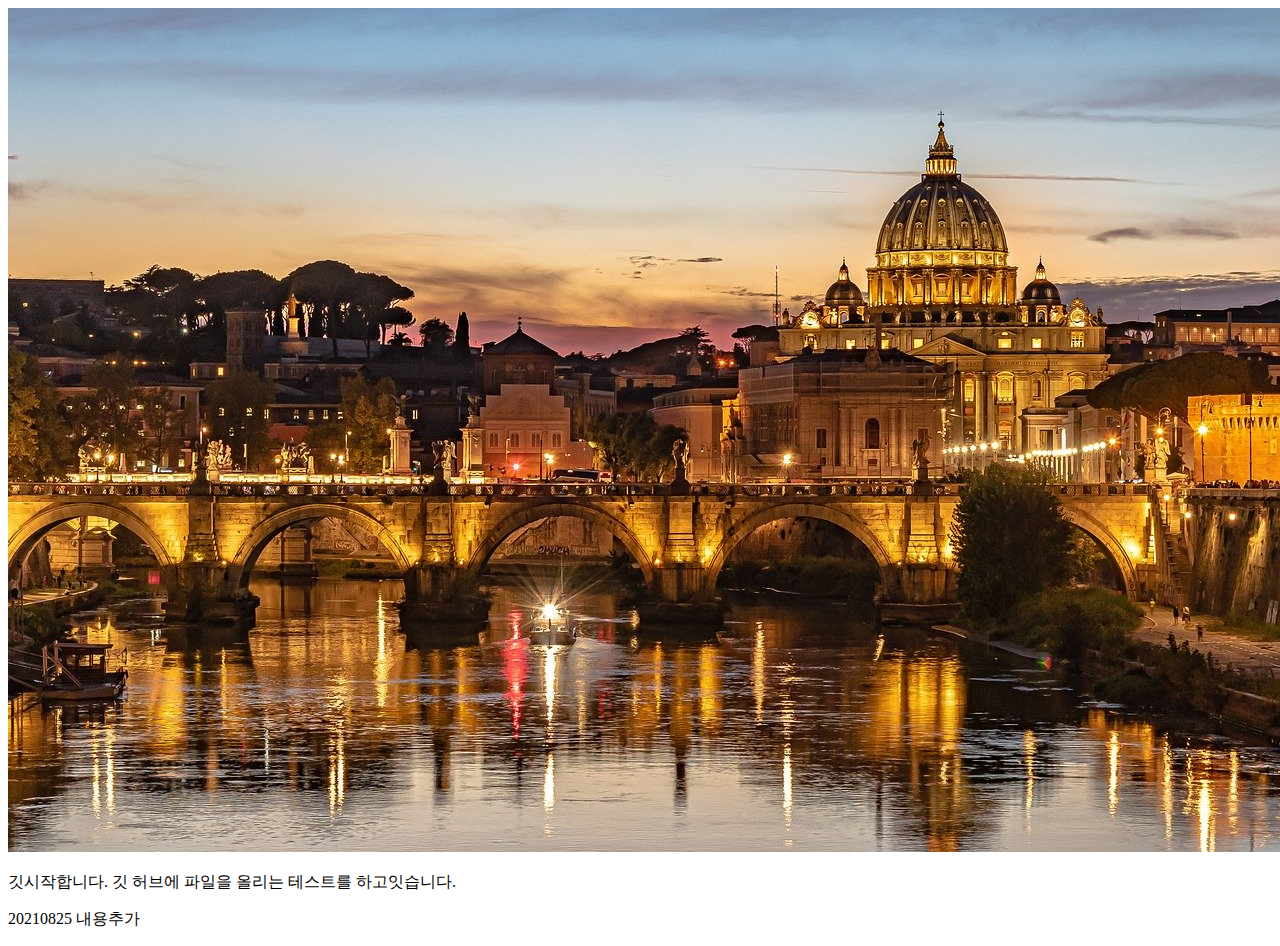
<file: index.html>
<!DOCTYPE html>
<html lang="ko">
<head>
	<meta charset="UTF-8">
	<meta http-equiv="X-UA-Compatible" content="IE=edge">
	<meta name="viewport" content="width=device-width, initial-scale=1.0">
	<title>Document</title>
</head>
<body>
	<img src="img/a10.jpg" alt="">
<p>깃시작합니다.
깃 허브에 파일을 올리는 테스트를 하고잇습니다.</p>

<p>
20210825
내용추가
</p>
</body>
</html>
</file>
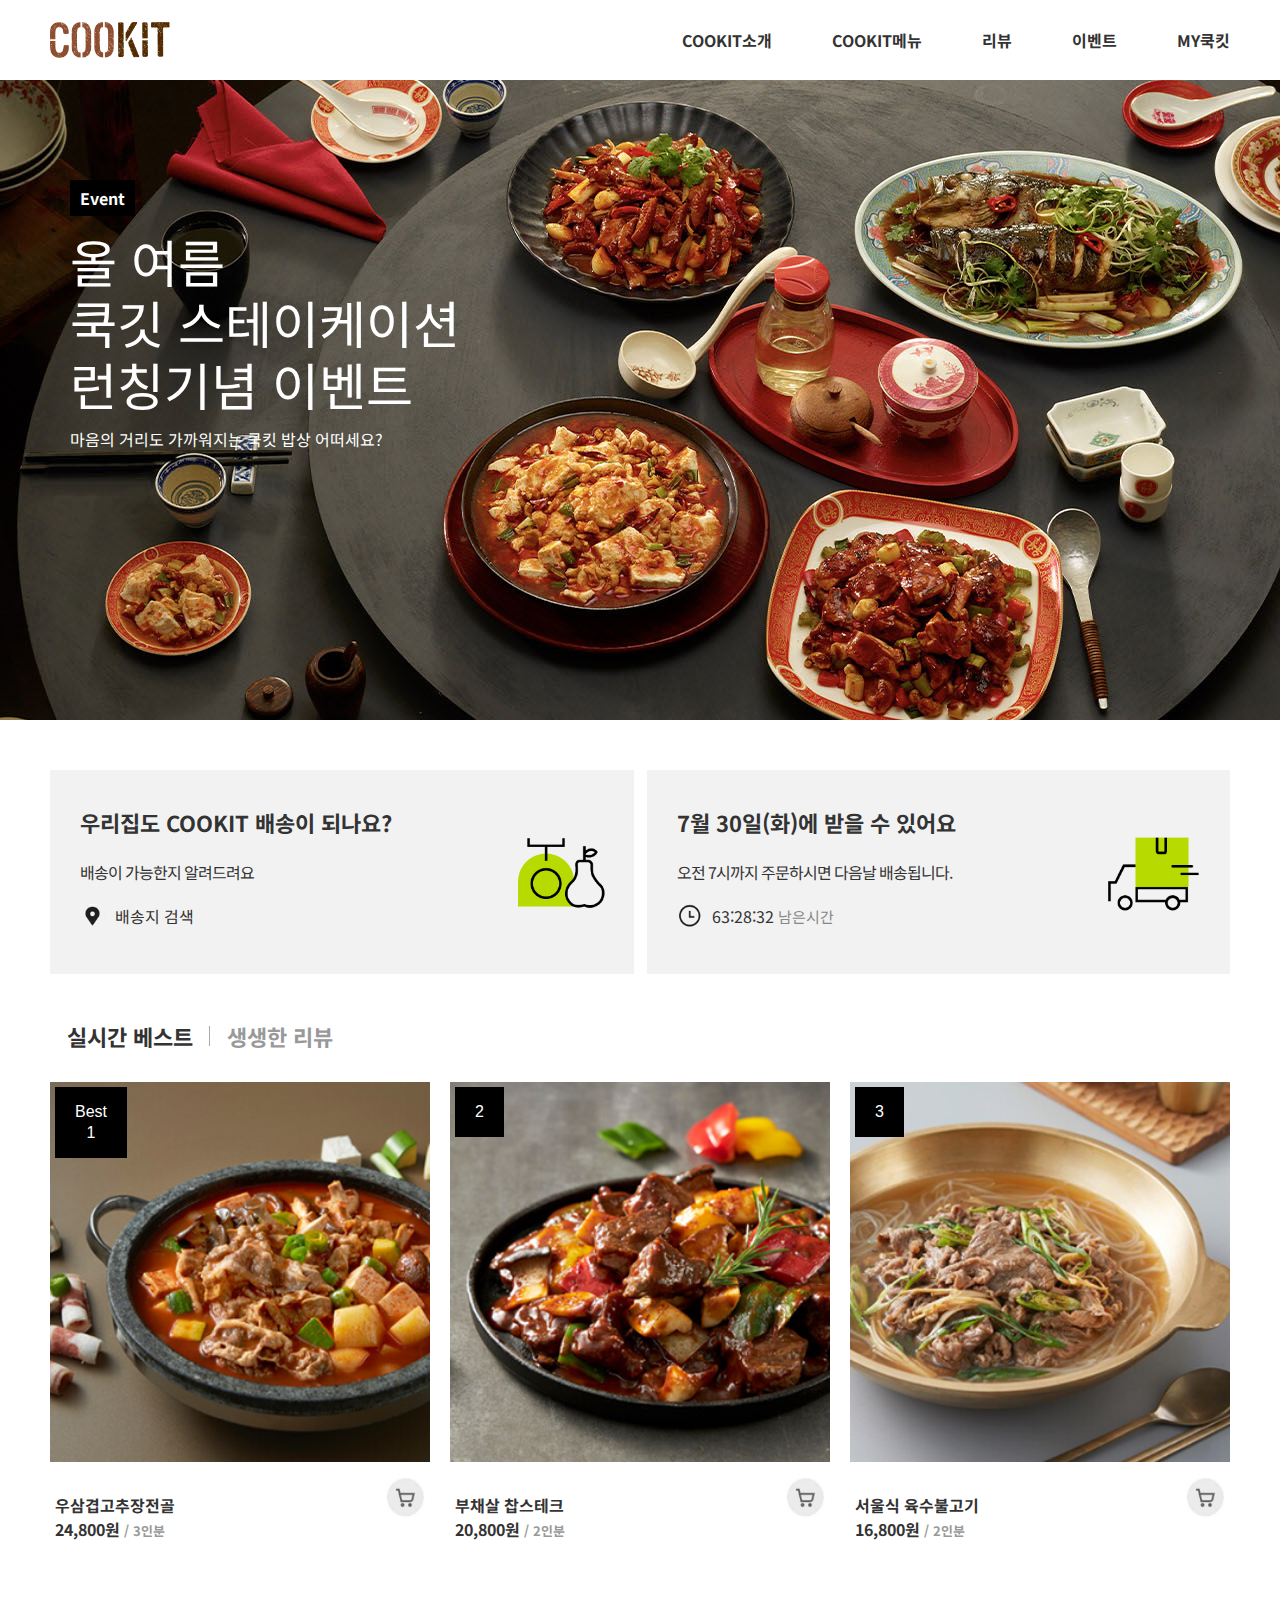
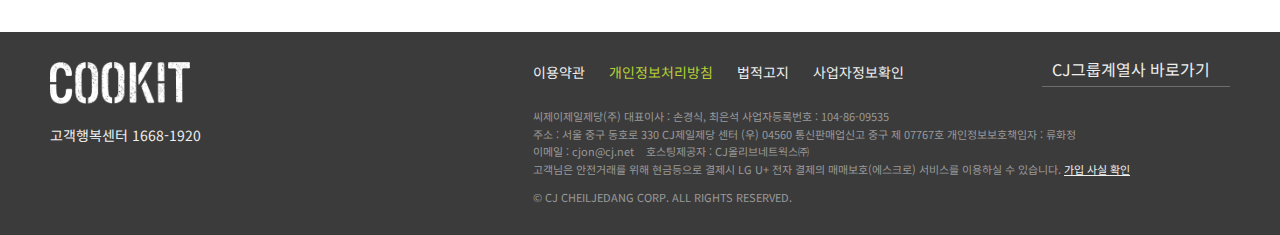
<file: work/cookit/index.html>
<!DOCTYPE html>
<html lang="ko">
<head>
  <meta charset="UTF-8">
  <title>COOKIT</title>
  <meta name="viewport" content="width=device-width, initial-scale=1.0">
  <link rel="stylesheet" href="css/style.css">
  <script src="script/lib/jquery3.6.0.js"></script>
  <script src="script/custom.js"></script>
  <link rel="stylesheet" href="https://use.fontawesome.com/releases/v5.15.4/css/all.css" integrity="sha384-DyZ88mC6Up2uqS4h/KRgHuoeGwBcD4Ng9SiP4dIRy0EXTlnuz47vAwmeGwVChigm" crossorigin="anonymous">
</head>
<body>
<div id="contanier">
<!-- header -->
<header>
  <div class="inner header_inner">
    <!-- logo -->
    <h1 class="logo">
      <a href="#none">cookit</a>
    </h1>
    <!-- gnb -->
    <nav>
      <div class="gnb_bg"></div>
      <ul class="gnb">
        <li><a href="#none">COOKIT소개</a>
          <ul class="sub">
            <li><a href="#none">subA-01</a></li>
            <li><a href="#none">subA-02</a></li>
            <li><a href="#none">subA-03</a></li>
          </ul>
        </li>
        <li><a href="#none">COOKIT메뉴</a>
          <ul class="sub">
            <li><a href="#none">subB-01</a></li>
            <li><a href="#none">subB-02</a></li>
            <li><a href="#none">subB-03</a></li>
          </ul>
        </li>
        <li><a href="#none">리뷰</a>
          <ul class="sub">
            <li><a href="#none">subC-01</a></li>
            <li><a href="#none">subC-02</a></li>
            <li><a href="#none">subC-03</a></li>
          </ul>
        </li>
        <li><a href="#none">이벤트</a>
          <ul class="sub">
            <li><a href="#none">subD-01 text</a></li>
            <li><a href="#none">subD-02</a></li>
            <li><a href="#none">subD-03 tx</a></li>
          </ul>
        </li>
        <li><a href="#none">MY쿡킷</a>
          <ul class="sub">
            <li><a href="#none">subE-01 text</a></li>
            <li><a href="#none">subE-02</a></li>
            <li><a href="#none">subE-03 txt</a></li>
          </ul>
        </li>
      </ul>
    </nav>
    <!--  햄버거 메뉴 -->
    <div class="mb_icon">
      <span></span>
      <span></span>
      <span></span>
    </div>
  </div>
</header>
<!-- slide_wrap -->
<div class="slide_wrap">
  <div class="slides">
    <a href="#none">
      <div class="txtWrap inner">
        <strong>Event</strong>
        <h2>
          올 여름<br>
          쿡깃 스테이케이션<br>
          런칭기념 이벤트
        </h2>
        <p>마음의 거리도 가까워지는 쿡킷 밥상 어떠세요?</p>
      </div>
    </a>
    <a href="#none">
      <div class="txtWrap inner">
        <strong>기획전 오픈</strong>
        <h2>
          8월은 쿡킷과<br> 
          STAY HOME<br>
        </h2>
        <p>마음의 거리도 가까워지는 쿡킷 밥상 어떠세요?</p>
      </div>
    </a>
    <a href="#none">
      <div class="txtWrap inner">
        <strong>기획전 오픈</strong>
        <h2>
          쿡킷과 함께 떠나는,<br>
          중화(中華)미식여행
        </h2>
        <p>쿡킷 가이드와 함께하는 미식 여행</p>
      </div>
    </a>
  </div>
</div>
<!-- contents -->
<!-- bnrs -->
<section class="bnrs">
  <div class="inner bnrs_inner">
    <!-- bnr1 -->
    <a href="#none" class="bnr1">
      <div class="txtWrap">
        <h2>우리집도 COOKIT 배송이 되나요?</h2>
        <p>배송이 가능한지 알려드려요</p>
        <p><span>배송지 검색</span></p>
        
      </div>
    </a>
    <!-- bnr2 -->
    <a href="#none" class="bnr2">
      <div class="txtWrap">
      <h2>7월 30일(화)에 받을 수 있어요</h2>
      <p>오전 7시까지 주문하시면 다음날 배송됩니다.</p>
      <p><span>63:28:32 </span><span>남은시간</span></p>
      
      </div>
    </a> 
  </div>
</section>
<!-- tabs -->
<section class="tabs">
  <div class="inner">
    <div class="btn_wrap">
      <h2><a href="#none">실시간 베스트</a></h2>
      <h2><a href="#none">생생한 리뷰</a></h2>
    </div>
    <div class="tab_conts">
      <ul class="best on">
        <li>
          <a href="#none">
            <img src="images/best1.png" alt="best1">
            <div class="badge"><span>Best</span>
              1</div>
          </a>
          <div class="best_txt">
            <p>우삼겹고추장전골<br>
            24,800원<span> / 3인분</span></p>
            <input type="image" src="images/icon05.jpg" alt="장바구니">
          </div>
        </li>
        <li>
          <a href="#none">
            <img src="images/best2.png" alt="best2">
            <div class="badge">2</div>
          </a>
          <div class="best_txt">
            <p>부채살 찹스테크<br>
            20,800원<span> / 2인분</span></p>
            <input type="image" src="images/icon05.jpg" alt="장바구니">
          </div>
        </li>
        <li>
          <a href="#none">
            <img src="images/best3.png" alt="best3">
            <div class="badge">3</div>
          </a>
          <div class="best_txt">
            <p>서울식 육수불고기<br>
            16,800원<span> / 2인분</span></p>
            <input type="image" src="images/icon05.jpg" alt="장바구니">
          </div>
        </li>
      </ul>
      <div class="review">
        <div class="review_txt">
          <h3>쉬프림&베이컨 또띠아피자</h3>
          <p>
            또띠아피자 6판이나 되니 성인4인 <br>가족이 푸짐하게 먹었네요~<br>
            주말 브런치로 맛있게 먹었습니다.^^
          </p>
        </div>
        <div class="review_img">
          <img src="images/review.png" alt="리뷰이미지">
        </div>
      </div>
    </div>
  </div>
</section>
<!-- footer -->
<footer>
  <div class="ft_inner inner">
    <div class="f_logo">
      <img src="images/logo_gray.png" alt="로고">
      <p>고객행복센터 1668-1920</p>
    </div>
    <div class="f_right">
      <ul class="f_top">
        <li><a href="#none">이용약관</a></li>
        <li class="on"><a href="#none">개인정보처리방침</a></li>
        <li><a href="#none">법적고지</a></li>
        <li><a href="#none">사업자정보확인</a></li>
      </ul>
      <p>
        씨제이제일제당(주) 대표이사 : 손경식, 최은석 사업자등록번호 : 104-86-09535<br>
        주소 : 서울 중구 동호로 330 CJ제일제당 센터 (우) 04560 통신판매업신고 중구 제 07767호 개인정보보호책임자 : 류화정<br>
        이메일 : cjon@cj.net &nbsp;&nbsp;&nbsp;호스팅제공자 : CJ올리브네트웍스㈜ <br>
        고객님은 안전거래를 위해 현금등으로 결제시 LG U+ 전자 결제의 매매보호(에스크로) 서비스를 이용하실 수 있습니다. <a href="#none">가입 사실 확인</a><br>
      </p>
      <address>© CJ CHEILJEDANG CORP. ALL RIGHTS RESERVED.</address>
    </div>

    <!-- 바로가기 -->
    <div class="familySite">
      <a href="#none">CJ그룹계열사 바로가기 <i class="fas fa-chevron-up"></i></a>
      <ul>
        <li><a href="#none">fmaily site 01</a></li>
        <li><a href="#none">fmaily 02</a></li>
        <li><a href="#none">fmaily 0003</a></li>
      </ul>
    </div>   
  </div>
</footer>
<!--  modal-->
<div class="modal">
  <div class="modal_wrap">
    <a href="#none">
      <img src="images/popup.jpg" alt="">
    </a>
    <button>X</button>
  </div>
</div>
</div><!-- <--e:contaniner -->
</body>
</html>
</file>
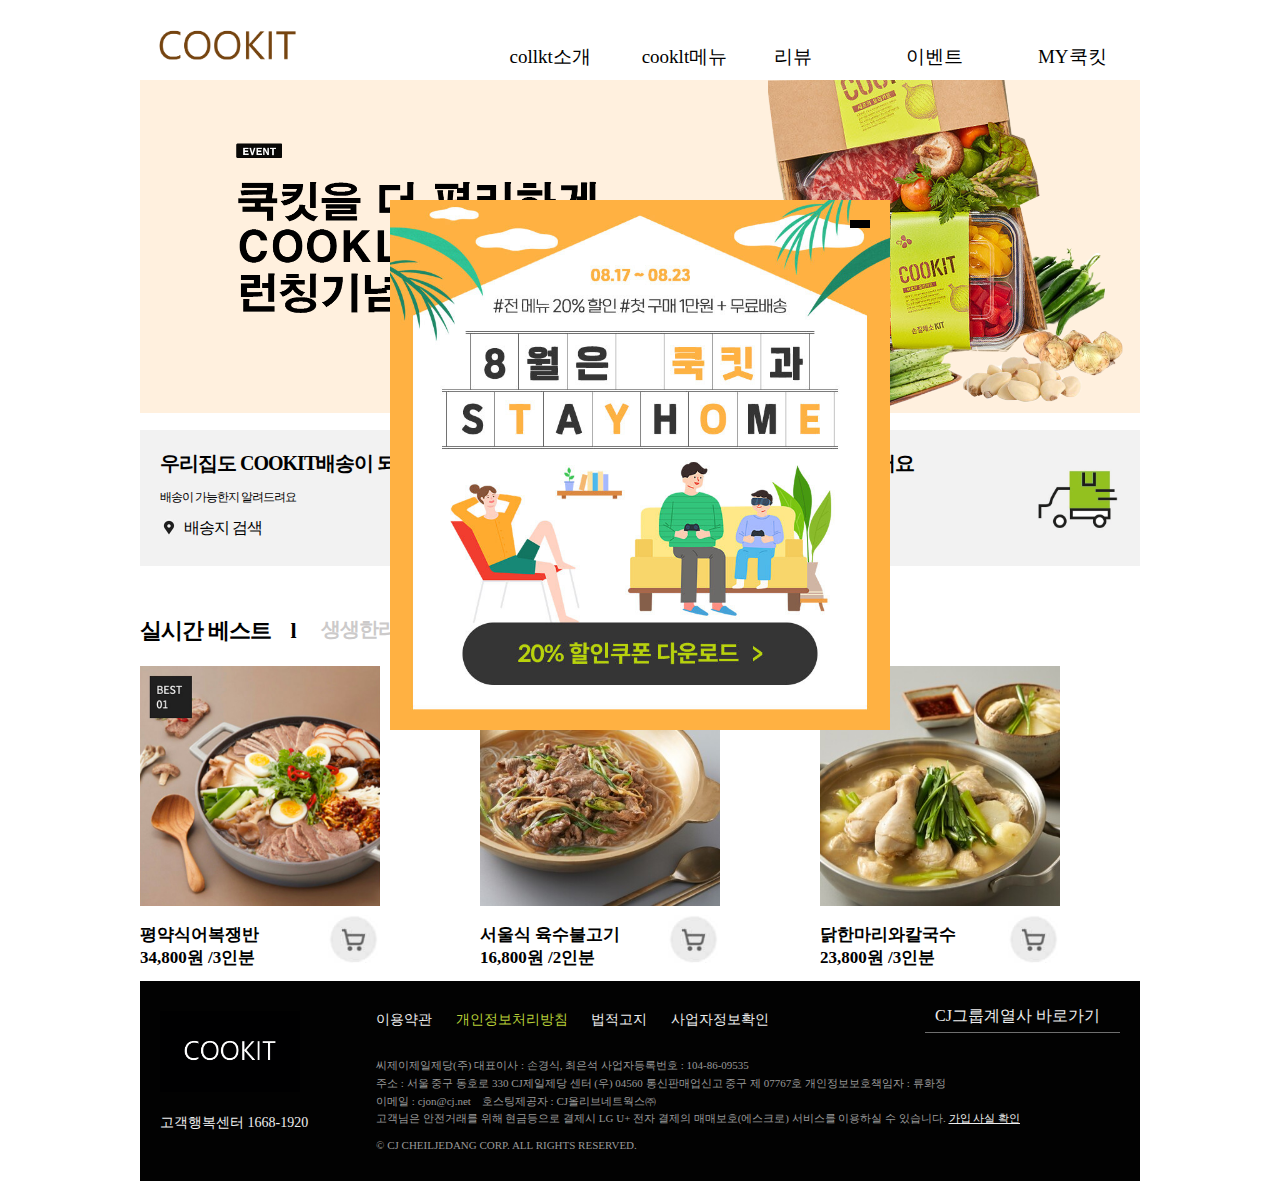
<file: work/Web publishing/index.html>
<!DOCTYPE html>
<html lang="en">
<head>
	<meta charset="UTF-8">
	<meta http-equiv="X-UA-Compatible" content="IE=edge">
	<meta name="viewport" content="width=device-width, initial-scale=1.0">
	<title>cooklt</title>
	<link rel="stylesheet" href="css/style.css">
	<script src="script/lib/jquery3.6.0.js"></script>
	<script src="script/lib/jquery-ui.min.js"></script>
	<script src="script/lib/jquery.transform2d.js"></script>
	 <script src="script/custom.js"></script> 
	 <link rel="stylesheet" href="https://use.fontawesome.com/releases/v5.15.4/css/all.css" integrity="sha384-DyZ88mC6Up2uqS4h/KRgHuoeGwBcD4Ng9SiP4dIRy0EXTlnuz47vAwmeGwVChigm" crossorigin="anonymous">
</head>
<body>
	<div id="contanier">
		<header>
			<h1 class="logo"><a href="none">logo</a></h1>
			<nav >
				<div class="hrader_right">
			 <div class="sub_bg"></div>
				 <ul class="gnb clearfx">
					<li><a href="#none">collkt소개</a>
						<ul class="sub">
							<li><a href="#none">sub-1</a></li>
							<li><a href="#none">sub-2</a></li>
							<li><a href="#none">sub-3</a></li>
						</ul>
					</li>
					<li><a href="#none">cooklt메뉴</a>
						<ul class="sub">
							<li><a href="#none">sub-1</a></li>
							<li><a href="#none">sub-2</a></li>
							<li><a href="#none">sub-3</a></li>
						</ul>
					</li>
					<li><a href="#none">리뷰</a>
						<ul class="sub">
							<li><a href="#none">sub-1</a></li>
							<li><a href="#none">sub-2</a></li>
							<li><a href="#none">sub-3</a></li>
						</ul>
					</li>
					<li><a href="#none">이벤트</a>
						<ul class="sub">
							<li><a href="#none">sub-1</a></li>
							<li><a href="#none">sub-2</a></li>
							<li><a href="#none">sub-3</a></li>
						</ul>
					</li>
					<li><a href="#none">MY쿡킷</a>
						<ul class="sub">
							<li><a href="#none">sub-1</a></li>
							<li><a href="#none">sub-2</a></li>
							<li><a href="#none">sub-3</a></li>
						</ul>
					</li>
				</ul>
				</div>
			</nav>
		</header>
		  <div id="main">
			 <div class="sliderWrap">
				 <div class="sldies">
					<div class="slideImg"><img src="images/MainImage1.png" alt="이미지 설명"></div>
					<div class="slideImg"><img src="images/MainImage2.jpg" alt="이미지 설명"></div>
					<div class="slideImg"><img src="images/MainImage3.jpg" alt="이미지 설명"></div>
			 </div>
			</div>
			</div>


     <div id="Banners">
			 <a class="Banner">
			 <strong>우리집도 COOKIT배송이 되나요?</strong>
			 <p>배송이 가능한지 알려드려요</p>
        <span>배송지 검색</span>
			</a>
			<a class="Banner">
				<strong>7월 30일(화)에 받을 수 있어요</strong>
				<p>오전 7시까지 주문하시면 다음날 배송됩니다.</p>
			63:28:32 남은시간
			 </a>
		 </div>
     
		 <section class="tab_wrap">
       <div class="tab_title">
				 <h2 class="on" data-num=".cont1">실시간 베스트</h2>
				 <h2  data-num=".cont2">생생한리뷰</h2>
			 </div>
			 <div class="tab_conts">
				 <div class="cont1">
          <ul>
						<li><a href="#none"><img src="images/best1.jpg" alt=""></a>
							<p>평약식어복쟁반<br>
							34,800원
							<span>/3인분</span>
							</p>
							<input type="image" src="images/icon01.jpg" alt="" class="inp" >
					 </li>
						<li>
							<a href="#none"><img src="images/m03.jpg" alt=""></a>
						<p>서울식 육수불고기
							 <br>
							 16,800원
						 <span>/2인분</span>
						 </p>
						 <input type="image" src="images/icon01.jpg" alt="" class="inp" >
						</li>	
						<li><a href="#none">	<img src="images/m04.jpg" alt="">
						</a>
					 <p>닭한마리와칼국수<br>
					 23,800원
					 <span>/3인분</span>
					 </p>
					 <input type="image" src="images/icon01.jpg" alt="" class="inp" >
				​    </li>
					</ul>
				 </div>
	
				 <div class="cont2">
					 <p>쉬프림&베이컨 또띠아피자</p>
					 <p>또띠아피자 6판이나 되니 성인가족이 푸짐하게 먹었네요~</p>
					 <p>주말 브런치로 맛있게 먹었습니다</p>
					 <img src="images/Review.png" alt="">
				 </div>
			 </div>
		 </section>
		 
					<footer class="ft">
					 <div class="ft_inner inner">
						<div class="f_logo">
							<img src="images/logo_b.png" alt="로고">
							<p>고객행복센터 1668-1920</p>
						</div>
						<div class="f_right">
							<ul class="f_top">
								<li><a href="#none">이용약관</a></li>
								<li class="on"><a href="#none">개인정보처리방침</a></li>
								<li><a href="#none">법적고지</a></li>
								<li><a href="#none">사업자정보확인</a></li>
							</ul>
							<p>
								씨제이제일제당(주) 대표이사 : 손경식, 최은석 사업자등록번호 : 104-86-09535<br>
								주소 : 서울 중구 동호로 330 CJ제일제당 센터 (우) 04560 통신판매업신고 중구 제 07767호 개인정보보호책임자 : 류화정<br>
								이메일 : cjon@cj.net &nbsp;&nbsp;&nbsp;호스팅제공자 : CJ올리브네트웍스㈜ <br>
								고객님은 안전거래를 위해 현금등으로 결제시 LG U+ 전자 결제의 매매보호(에스크로) 서비스를 이용하실 수 있습니다. <a href="#none">가입 사실 확인</a><br>
							</p>
							<address>© CJ CHEILJEDANG CORP. ALL RIGHTS RESERVED.</address>
						</div>
				
						<!-- 바로가기 -->
						<div class="familySite">
							<a href="#none">CJ그룹계열사 바로가기 <i class="fas fa-chevron-up"></i></a>
							<ul>
								<li><a href="#none">fmaily site 01</a></li>
								<li><a href="#none">fmaily 02</a></li>
								<li><a href="#none">fmaily 0003</a></li>
							</ul>
						</div>   
					</div>
				</footer>
					</footer>
					<div class="modal_wrap">
						<div class="modal">
							<a href="#none">
								<img src="images/popup.jpg" alt="">
							</a>
							<button><i class="far fa-times-circle"></i></button>
						</div>
					</div>
	</div>
</body>
</html>
</file>
<file: work/cookit/css/style.css>
@charset "UTF-8";
@import url('https://fonts.googleapis.com/css2?family=Noto+Sans+KR:wght@300;400;500&display=swap');
/* font-family: 'Noto Sans KR', sans-serif; */

html,body,#contanier{height:100%}
body{ 
  margin: 0; 
  background-color: #fff; color:#333;
  font-family: 'Noto Sans KR', sans-serif;
}
ul,ol,li{list-style:none; margin: 0; padding: 0;}
a{text-decoration:none; color:inherit;}
img{width: 100%; vertical-align:top;}
h1,h2,h3,h4,h5,h6{margin: 0;}
/* common */
.inner{width: 1180px; margin: 0 auto; }
/* layout */
/* header */
header{position: relative; z-index:10;}
.header_inner{ 
  display: flex; height: 80px;
  justify-content:space-between; align-items: center;}
/* logo */
  .logo{width: 120px;}
  .logo>a{
    display: block;  padding-top:30%;
    background:url(../images/logo.png) no-repeat top left/contain;
    text-indent: -9999px;font-size: 0; 
  }
/* nav */
nav{}
nav.on{display: block;}
  .gnb_bg{display: none; position: absolute; left:0; top:100%; width: 100%; height: 150px; background:rgba(0,0,0,0.9);}
  .gnb{ 
    display: flex; justify-content: space-between; align-items: flex-end;
  }
  .gnb>li{
    position: relative;  
    line-height: 35px;
    }
  .gnb>li>a::after{
    content:''; position: absolute; top:1px; left: 50%; transform: translate(-50%,0); 
    width:0; height: 2px; background-color:#94c83d; transition:all 0.4s;}
  .gnb>li:hover>a::after{width:30px;}
  .gnb>li>a{
    display:block; 
    padding:5px 30px;  box-sizing:border-box; 
    font-weight:bold; text-align: center;
   }
  .gnb>li:last-child a{padding-right: 0;}
  .gnb .sub{
    display: none; 
    position: absolute; 
    top:170%;  padding:8px 0 0; text-align: left; }
    .gnb .sub>li{width:120px; height: 30px;}
    .gnb .sub>li:hover>a{color:#94c83d;}
    .gnb .sub>li>a{ display: block; line-height: 30px;color:#ddd;font-weight:normal;}

    /* mobile icon */
    .mb_icon{ 
      display: none;
      position: absolute; top:20px; right:20px; width: 20px; height: 15px; }
    .mb_icon span{
      position: absolute;
      width: 100%; height: 2px; 
      background-color: #333;
      left:0;
    }
    .mb_icon span:nth-child(1){top:0;}
    .mb_icon span:nth-child(2){top:50%}
    .mb_icon span:nth-child(3){top:100%}
    /* x아이콘 -close */
    .mb_icon.close span:nth-child(1){top:50%; transform: rotate(-45deg);}
    .mb_icon.close span:nth-child(2){display:none;}
    .mb_icon.close span:nth-child(3){top:50%; transform: rotate(45deg)}

/* slide_wrap */
.slide_wrap{
  width: 100%; height: 640px; 
  overflow:hidden;
}
  .slides{ 
    display: flex;
    position: relative; width: 300%;   height: 100%;}
  .slides>a{
    position: relative; width: 33.333%; height: 100%;
    display:block; color:#fff;
    background-position: center center;
    background-repeat: no-repeat;
    transition: all 0.5s;
  }
  .slides>a:nth-child(1){ background-color:#434343; background-image:url(../images/main01.jpg);}
  .slides>a:nth-child(2){ background-color:#ffb44e; background-image:url(../images/main02.jpg);}
  .slides>a:nth-child(3){ background-color:#eae8dc; background-image:url(../images/main03.jpg);color:#000;}
  /* txtWrap */
  .slides .txtWrap{ padding:100px 20px 0 20px; box-sizing: border-box;}
  .slides .txtWrap>h2{font-size:3.2em; font-weight: 400; line-height: 1.2;}
  .slides .txtWrap>p{line-height:1.2; margin-top:15px;}
  .slides .txtWrap>strong{display:inline-block;line-height:2; margin-bottom:15px;color:#fff; background-color: #000; padding:2px 10px;}
  .slides a:nth-child(3) .txtWrap>strong{color:#fff}
/* cen_banner */
.bnrs{ height: 140px; padding: 50px 0; }
  .bnrs_inner{ display:flex; justify-content: space-between; }
  .bnrs_inner a{
    flex:1; margin-left:13px; 
    /* 공통 */
    background: #f2f2f2;
    background-repeat: no-repeat;
    background-position: right 20px center;
    background-size:19%;
    padding:30px; box-sizing: border-box;
  }
  .bnrs_inner a:first-child{margin-left: 0;}
  .bnrs_inner a:nth-child(1){background-image: url(../images/icon01.png);}
  .bnrs_inner a:nth-child(2){background-image: url(../images/icon02.png);}
  .bnrs_inner a:first-child{margin-left:0px;}
  .bnrs_inner h2{font-size:22px; line-height: 2;}
  .bnrs_inner p:nth-of-type(1){margin-bottom: 20px; font-size: 16px; letter-spacing:-1px}
  .bnrs_inner p:nth-of-type(2){
    padding-left:35px;
    background-repeat: no-repeat; background-position: left center;
    background-size: contain;
  }
  .bnr1 p:nth-of-type(2){ background-image: url(../images/icon03.jpg);}
  .bnr2 p:nth-of-type(2){ background-image: url(../images/icon04.jpg);}
  .bnr2 p:nth-of-type(2) span:last-child{font-size:15px; color:#888;}
/* contents */
.tabs{width: 100%;  padding: 50px 0;}
  .btn_wrap{display: flex; padding-bottom:20px;}
  .btn_wrap>h2>a{display: block; padding:10px 17px; font-size:22px;}
  .btn_wrap>h2:first-child a{position: relative;  }
  .btn_wrap>h2:first-child a::after{
    content:'';
    position: absolute; width: 1px; height: 20px;background-color: #aaa;
    top:50%; right:0; transform: translateY(-50%);
  }
  .btn_wrap>h2:last-child>a{color:#999;}
  .btn_wrap>h2:first-child.on>a{color:#999;}
  .btn_wrap>h2:last-child.on>a{color:#000;}
  /* best &review */
  .tab_conts{height: 500px;}
  /* best */
  .best{display: none; justify-content: space-between;}
  .best.on{display: flex;}
  .best>li{
    position: relative;
    flex:1; margin-left:20px; 
  }
  .best>li:first-child{margin-left:0;}
    .badge{
      font-family:Arial, Helvetica, sans-serif;
      position: absolute;top: 5px;left:5px;
      line-height:1;text-align: center;padding:17px 20px;
      background-color: #000;color:#fff;
    }
    .badge span{display: block;padding-bottom: 5px;}
    .best_txt{display: flex; justify-content: space-between; font-weight: bold;padding:15px 5px;}
    .best_txt>p>span{font-size: 13px; color:#999;}
    .best_txt>input[type="image"]{width: 40px; height: 40px;}
    /* review */
  .review{display: none; justify-content: space-between; }
  .review.on{display: flex;}
    .review_txt{width: 280px; padding:30px;}
    .review_txt>h3{padding-bottom:10px;}
    .review_txt>p{margin-bottom: 0;}
    .review_img{margin-top:10px;}
/* footer */
footer{ width: 100%; background-color: #3b3b3b; color:#eee;}
.ft_inner{ 
  position: relative;
  display: flex; justify-content: space-between;
  padding: 30px 20px;
}
.f_logo{margin-right: auto; text-align: left; }
.f_logo>img{width: 140px;}
.f_logo>p{font-size: 14px; padding-top:3px; line-height: 2;}

.f_right{ font-size: 14px; margin-right: 100px;}
.f_top{ height: 35px;}
.f_top>li{display:inline-block;}
.f_top>li>a{display: block; padding-right:20px; }
.f_top>li:hover>a, .f_top>li.on>a{color:#b7cf37;}
.f_right>p{font-size: 11px; color:#999; line-height: 1.6;}
.f_right>p>a{color:#eee; text-decoration: underline;}
.f_right>address{font-size: 11px;color:#999; font-style: normal; margin-top:10px;}
/* 바로가기 */
.familySite{position: absolute;top:20px; right:20px;}
.familySite.on, .familySite:hover{color:#94c83d}
.familySite i{padding-left:10px}
.familySite>a{ display: block; padding: 5px 10px; 
border-bottom: 1px solid rgb(110, 110, 110);}
.familySite ul{ display:none; position: absolute; bottom: 100%; width: 100%;}
.familySite li{border-top: 1px solid rgb(126, 126, 126);}
.familySite>ul a{
display: block;
padding: 5px 10px;box-sizing: border-box;
background-color: #000; color:#fff;
}
.familySite>ul a:hover{color:#94c83d}

/* modal */
.modal{
  display:none;
  position: fixed; z-index:100; width: 100%;height: 100%; top:0; left:0;
  background-color:rgba(0,0,0,0.4);}
  .modal_wrap{position: absolute; top:50%; left:50%; width: 400px; height: 424px;  transform: translate(-50%,-50%); }
  .modal_wrap>button{position: absolute; top:10px;right: 10px; background-color: #000;border:none; color:#fff; padding:3px 7px; font-size: 20px; cursor: pointer;}

/* media */
@media screen and (max-width:1180px){
  .inner{width: 90%;}

  /* footer */
  .f_right{margin-right: 20px;}
}
@media screen and (max-width:960px){
  .gnb>li>a{padding:5px 1.2em; }

   /* main 메인 */
   .slides .txtWrap>h2{font-size:2.7rem; }
   .slides>a:nth-child(1){ 
     background-position:left -300px bottom;}
  .slides>a:nth-child(2){ 
    background-position: center bottom;
    background-size: 100%;color: #000;
 }

.bnrs{ height: auto;}
.bnrs_inner a{
  background-position: right 20px bottom 20px;
  background-size: 19%;}
/* footer */

.ft_inner{flex-direction: column;}
.f_top{ height: auto;}

}


@media screen and (max-width:851px){
  .bnrs_inner a{padding: 20px;}
  .bnrs_inner h2{font-size:20px; line-height: 1;}
}

@media screen and (max-width:768px){
  .header_inner{height: 60px;}
   nav{
  display: none; 
   position: absolute;top:60px;left:0; width: 100%; height: 100vh;
    background-color: rgba(0, 0, 0,.9); color: #eee;}
    .gnb{display: block;}
    .gnb>li>a{font-weight:normal; text-align: left; }
    .gnb>li{border-bottom: 1px solid rgb(49, 49, 49); } 
    .gnb .sub{
      display: none; 
      position: static; 
      top:0;  padding:0 0 30px 20px; text-align: left; 
    }
      .gnb>li>a{background-color: #000;}
      .gnb>li>a:after{display: none;}
      .gnb>li:hover>a{color: #94c83d;}
     .mb_icon{ display: block;}

     .slides>a:nth-child(2){ 
      background-position: right -50px bottom;
      background-size: 150%;}
    
     /* bnr */
     .bnrs{ height:auto; padding: 50px 0 0 0; }
     .bnrs_inner{flex-direction: column;}
     .bnrs_inner a{margin-left: 0; }
     .bnrs_inner a:first-child{margin-bottom: 20px; }
     .slides>a:nth-child(2){ 
       background-position: right -50px bottom;
       background-size: 130%;}
     .tab_conts{height:auto;}
   /* best */
   .best>li:last-child{display: none;}
     /* review */
     .review{flex-direction: column; padding-bottom: 0;}
     .review_txt{width: 100%;}
     .review_txt p br:first-child{display: none;}
    .review_img{margin-top:0;}
    } 
@media screen and (max-width:486px){
  .tab_conts{height:auto;}
  /* main 메인 */
  .slides .txtWrap>h2{font-size:2rem; }
  .slides>a:nth-child(2){ 
    background-position: right -50px bottom;
    background-size: 150%;}
  
   /* best */
   .best.on{flex-direction: column;}
   .best>li{margin-left: 0; margin-bottom: 20px;}
   .best>li:last-child{display: block;}

   /* footer */
   .f_right ul,.f_right p{display: none;}
   .f_right address{margin-top: 50px;}
   .familySite{
     top:140px; left: 17px; right: auto;
     text-align: left;
    }
    .familySite>a{padding: 5px 0;}
}
</file>
<file: work/Web publishing/css/style.css>
@charset "UTF-8";
html,body{height: 100%; }
body{margin:0;}
h1,h2,h3,h4,h5,h6{margin: 0;}
ul,ol{list-style: none;margin: 0;padding: 0; }
a{text-decoration: none; color:inherit}
img{width: 100%;vertical-align: top;}
.clearfx::after{content:'';display: block; clear: both;}

/* common */
.red{background-color: pink;}
.blue{background-color: purple;}
.green{background-color: lightgreen;}
.darkgray{background-color: darkgray;}

#contanier{ width: 1000px; margin: 0 auto;}
header{display:flex; justify-content: space-between; align-items: center; height: 80px;}
.logo{
	width: 120px;}
 .logo a{
	 width: 200PX;
 height: 100px;
 margin-top: 13px;
	display: block;
	background-image:url(../images/logo4.png);
	background-repeat: no-repeat;
	background-size: contain;
	text-indent: -9999px; overflow: hidden;
}
.logo a{line-height: 70px;}

.hrader_right{
	position: relative;
	width: 100%;top: 17px;left: 0;
	z-index:100;
padding: 0 10px;
margin-right: 110px;
}
.gnb{display: flex; }
 .gnb>li{ position: relative; flex: 1;}
 .gnb>li a{
	 display: block;
	 color: rgb(0, 0, 0); 
	 padding: 17px 20px;
	font-size: 19px;
	margin: 0 auto;
	}


 .sub{
	 display: none;
	 position: absolute; 
	 width: 100%;}
.sub>li{}
.sub>li>a{
 padding: 10px 10px; 
	color: #eee;
	/* text-align: center; */
	/* background-color: #000;
} */}
.sub_bg{
	position: absolute;
	 top: 100%; 
	 left: -333px;
	width: 1000px;; height: 180px;
	background-color: rgba(0, 0, 0, 0.7);
	display: none;}

	.sliderWrap{
		position: relative;
		width: 1000px;height: 333px;
	overflow: hidden;	}
	
.sldies{
	position: absolute;
	width: 100%;height: 333px;
}
 .sldies>a{
	position: relative;
	display: block;
	width: 33.3333%; height: 100%;
	background-repeat: no-repeat;
	background-position: center center;
	background-size: 155%;
} 






	
#Banners{display: flex; justify-content: space-between;
margin-top: 153px;
}
#Banners .Banner{
	flex: 1;
  background-color: #f2f2f2;
	background-position: right 20px center;
	background-repeat: no-repeat;
	background-size: 17%;
	margin-right: 10px;
	padding: 20px 20px;
	letter-spacing: -1px;
	margin-top: -136px;
}

	#Banners .Banner:last-child{margin-right: 0; margin-left: 10px;}
	#Banners .Banner:first-child{background-image:url(../images/icon7.png); margin-right: 10px;}	
	#Banners .Banner:last-child{background-image:url(../images/icon8.png); margin-left: 10px;}	

#Banners .Banner {}	
#Banners .Banner strong {font-size: 20px;}	
#Banners .Banner p {font-size: 12px;}	
#Banners .Banner  span{
	padding-left: 24px;
	background-repeat: no-repeat;
	background-size: contain;
	background-image:url(../images/icon1.jpg);}	


	

.tab_wrap{margin-top: 50px; width: 800px;}
.tab_title{display: flex; margin-bottom: 20px;}
.tab_title h2.on{
	font-size: 22px;
  color: #000;}
.tab_title h2{font-size: 20px; letter-spacing: -1px; color: rgb(204, 202, 202);}
.tab_title h2:first-child{margin-right: 5px;}
.tab_title h2:first-child::after{content: 'l';  display: inline-block; padding: 0 20px;}

.cont1{display: block; width: 600px;}
.cont2{display: none;  width: 600px;}
 .tab_conts ul{display: flex; margin-right: 10px;} 
 .tab_conts li{flex: 1; margin-right: 100px;}
 .tab_conts li:last-child{margin-right: 0px;}
 .tab_conts .cont1 img{width: 240px;} 
 .tab_conts  figcaption{display: flex; justify-content: space-between;}

.inp{
	display: block;
	width: 50px;
margin-left: 188px;
margin-top: -71px;
}
 .tab_conts  .cont1 p:nth-of-type(1){font-size: 17px;
font-weight: bold;} 
.cont2 img{
	display: block;
   margin: 0 auto;
	 margin-top: -125px;
	 margin-left: 475px;
	width: 470px;
} 




footer{ width: 100%; background-color: #020202; color:#eee;}
.ft_inner{ 
  position: relative;
  display: flex; justify-content: space-between;
  padding: 30px 20px;
}
.f_logo{margin-right: auto; text-align: left; }
.f_logo>img{width: 140px;}
.f_logo>p{font-size: 14px; padding-top:3px; line-height: 2;}

.f_right{ font-size: 14px; margin-right: 100px;}
.f_top{ height: 35px;}
.f_top>li{display:inline-block;}
.f_top>li>a{display: block; padding-right:20px; }
.f_top>li:hover>a, .f_top>li.on>a{color:#b7cf37;}
.f_right>p{font-size: 11px; color:#999; line-height: 1.6;}
.f_right>p>a{color:#eee; text-decoration: underline;}
.f_right>address{font-size: 11px;color:#999; font-style: normal; margin-top:10px;}
/* 바로가기 */
.familySite{position: absolute;top:20px; right:20px;}
.familySite.on, .familySite:hover{color:#94c83d}
.familySite i{padding-left:10px}
.familySite>a{ display: block; padding: 5px 10px; 
border-bottom: 1px solid rgb(110, 110, 110);}
.familySite ul{ display:none; position: absolute; bottom: 100%; width: 100%;}
.familySite li{border-top: 1px solid rgb(126, 126, 126);}
.familySite>ul a{
display: block;
padding: 5px 10px;box-sizing: border-box;
background-color: #000; color:#fff;
}
.familySite>ul a:hover{color:#94c83d}

.modal{
	position:absolute;top:50%; left: 50%;
	transform:translate(-50%,-50%);
	width: 500px;height: 500px;
	box-sizing: 0 3px 3px #333;
}
.modal>button{
	position: absolute; top:20px;right: 20px; background-color: #000;border:none; color:#fff; padding: 4px 10px; font-size: 25px; }
</file>
